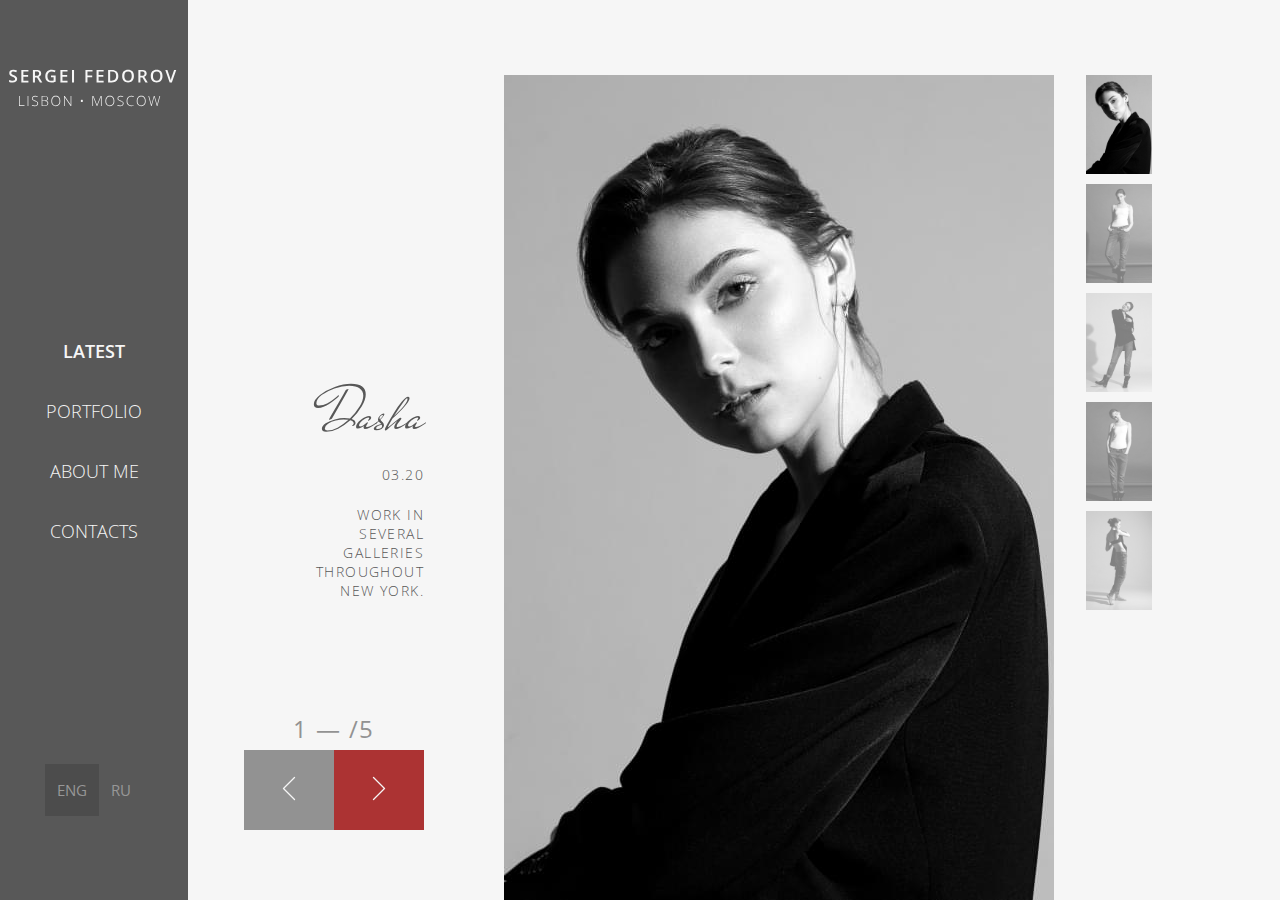
<file: index.html>
<!DOCTYPE html><html lang="en"><head><meta charset="UTF-8"><meta name="viewport" content="width=device-width,initial-scale=1"><link rel="shortcut icon" href="img/favicon.ico" type="image/x-icon"><meta http-equiv="X-UA-Compatible" content="ie=edge"><meta name="theme-color" content="#111111"><title>Sergey Fedorov</title><link rel="stylesheet" href="css/global.css"><link rel="stylesheet" href="css/vendor.css"><link rel="stylesheet" href="css/main.css"></head><body><main class="main site-wrapper"><div class="mobile-header"><img src="img/mobile-logo.svg" alt="Logo" class="mobile-header__logo"> <button class="mobile-header__burger burger"><span class="burger__line"></span> <span class="burger__line"></span> <span class="burger__line"></span></button></div><div class="menu"><a class="menu__logo" href="#"><img src="img/logo.svg" alt="Logo"></a><nav class="menu__nav"><ul class="menu__list"><li class="menu__list-item menu__list-item--active"><a class="menu__list-link" href="/Fedorov.dep">Latest</a></li><li class="menu__list-item"><a class="menu__list-link" href="/Fedorov.dep/portfolio.html">Portfolio</a></li><li class="menu__list-item"><a class="menu__list-link" href="/Fedorov.dep/about.html">About Me</a></li><li class="menu__list-item"><a class="menu__list-link" href="/Fedorov.dep/contacts.html">Contacts</a></li></ul></nav><ul class="menu__lang"><li class="menu__lang-item menu__lang-item--active"><a class="menu__lang-link" href="#">ENG</a></li><li class="menu__lang-item"><a class="menu__lang-link" href="#">RU</a></li></ul></div><div class="latest-slider site-content"><div class="latest-slider__wrapper"><div class="latest-slider__descr"><div class="latest-slider__name">Dasha</div><div class="latest-slider__date">03.20</div><div class="latest-slider__text">Work in several galleries throughout New York.</div></div><div class="latest-slider__photo"><div class="latest-slider__photo-item"><img src="img/latest-slider-111.jpg" alt="" class="latest-slider__image"></div><div class="latest-slider__photo-item"><img src="img/latest-slider-2.jpg" alt="" class="latest-slider__image"></div><div class="latest-slider__photo-item"><img src="img/latest-slider-3.jpg" alt="" class="latest-slider__image"></div><div class="latest-slider__photo-item"><img src="img/latest-slider-4.jpg" alt="" class="latest-slider__image"></div><div class="latest-slider__photo-item"><img src="img/latest-slider-5.jpg" alt="" class="latest-slider__image"></div></div><div class="latest-slider__nav"><div class="latest-slider__nav-item"><img src="img/latest-slider-1.jpg" alt="" class="latest-slider__thumbnail"></div><div class="latest-slider__nav-item"><img src="img/latest-slider-2.jpg" alt="" class="latest-slider__thumbnail"></div><div class="latest-slider__nav-item"><img src="img/latest-slider-3.jpg" alt="" class="latest-slider__thumbnail"></div><div class="latest-slider__nav-item"><img src="img/latest-slider-4.jpg" alt="" class="latest-slider__thumbnail"></div><div class="latest-slider__nav-item"><img src="img/latest-slider-5.jpg" alt="" class="latest-slider__thumbnail"></div></div></div></div><footer class="footer"><div class="footer__wrapper"><img src="img/footer-logo.svg" alt="Logo" class="footer__logo"><nav class="footer__menu"><ul class="footer-menu__list"><li class="footer-menu__list-item"><a class="footer-menu__list-link" href="/Fedorov.dep">Latest</a></li><li class="footer-menu__list-item"><a class="footer-menu__list-link" href="/Fedorov.dep/portfolio.html">Portfolio</a></li><li class="footer-menu__list-item"><a class="footer-menu__list-link" href="/Fedorov.dep/about.html">About Me</a></li><li class="footer-menu__list-item"><a class="footer-menu__list-link" href="/Fedorov.dep/contacts.html">Contacts</a></li></ul></nav></div></footer></main><script src="https://code.jquery.com/jquery-3.6.0.min.js"></script><script src="js/vendor.js"></script><script src="js/main.js"></script></body></html>
</file>
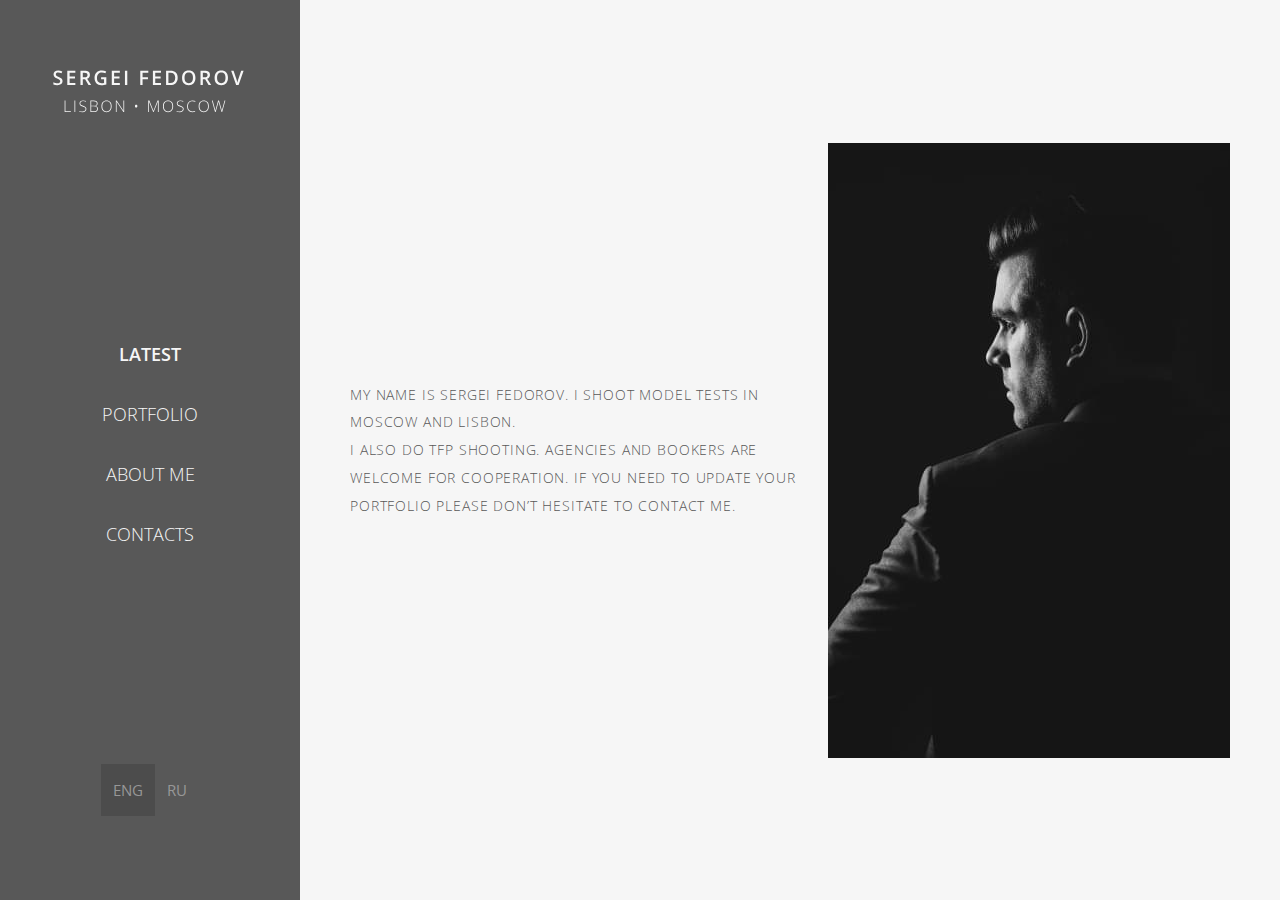
<file: about.html>
<!DOCTYPE html><html lang="en"><head><meta charset="UTF-8"><meta name="viewport" content="width=device-width,initial-scale=1"><link rel="shortcut icon" href="img/favicon.ico" type="image/x-icon"><meta http-equiv="X-UA-Compatible" content="ie=edge"><meta name="theme-color" content="#111111"><title>Sergey Fedorov</title><link rel="stylesheet" href="css/global.css"><link rel="stylesheet" href="css/vendor.css"><link rel="stylesheet" href="css/main.css"></head><body><main class="main site-wrapper"><div class="mobile-header"><img src="img/mobile-logo.svg" alt="Logo" class="mobile-header__logo"> <button class="mobile-header__burger burger"><span class="burger__line"></span> <span class="burger__line"></span> <span class="burger__line"></span></button></div><div class="menu"><a class="menu__logo" href="#"><img src="img/logo.svg" alt="Logo"></a><nav class="menu__nav"><ul class="menu__list"><li class="menu__list-item menu__list-item--active"><a class="menu__list-link" href="/Fedorov.dep">Latest</a></li><li class="menu__list-item"><a class="menu__list-link" href="/Fedorov.dep/portfolio.html">Portfolio</a></li><li class="menu__list-item"><a class="menu__list-link" href="/Fedorov.dep/about.html">About Me</a></li><li class="menu__list-item"><a class="menu__list-link" href="/Fedorov.dep/contacts.html">Contacts</a></li></ul></nav><ul class="menu__lang"><li class="menu__lang-item menu__lang-item--active"><a class="menu__lang-link" href="#">ENG</a></li><li class="menu__lang-item"><a class="menu__lang-link" href="#">RU</a></li></ul></div><div class="about-section site-content"><p class="about-section__descr">My name is Sergei Fedorov. I shoot model tests in Moscow and Lisbon.<br>I also do tfp shooting. Agencies and bookers are welcome for cooperation. If you need to update your portfolio please don’t hesitate to contact me.</p><img src="img/about-img.jpg" alt="" class="about-section__image"></div><footer class="footer"><div class="footer__wrapper"><img src="img/footer-logo.svg" alt="Logo" class="footer__logo"><nav class="footer__menu"><ul class="footer-menu__list"><li class="footer-menu__list-item"><a class="footer-menu__list-link" href="/Fedorov.dep">Latest</a></li><li class="footer-menu__list-item"><a class="footer-menu__list-link" href="/Fedorov.dep/portfolio.html">Portfolio</a></li><li class="footer-menu__list-item"><a class="footer-menu__list-link" href="/Fedorov.dep/about.html">About Me</a></li><li class="footer-menu__list-item"><a class="footer-menu__list-link" href="/Fedorov.dep/contacts.html">Contacts</a></li></ul></nav></div></footer></main><script src="https://code.jquery.com/jquery-3.6.0.min.js"></script><script src="js/vendor.js"></script><script src="js/main.js"></script></body></html>
</file>
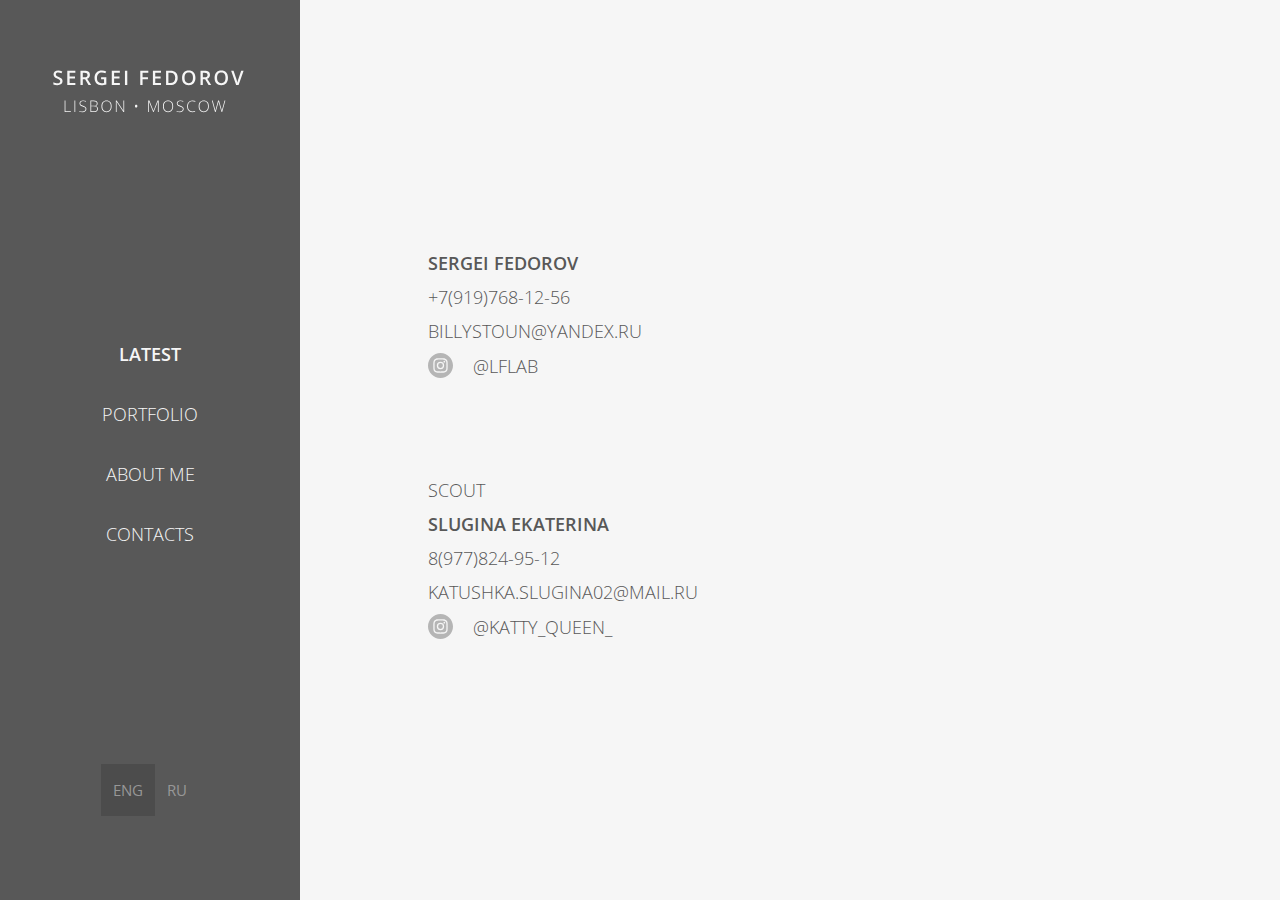
<file: contacts.html>
<!DOCTYPE html><html lang="en"><head><meta charset="UTF-8"><meta name="viewport" content="width=device-width,initial-scale=1"><link rel="shortcut icon" href="img/favicon.ico" type="image/x-icon"><meta http-equiv="X-UA-Compatible" content="ie=edge"><meta name="theme-color" content="#111111"><title>Sergey Fedorov</title><link rel="stylesheet" href="css/global.css"><link rel="stylesheet" href="css/vendor.css"><link rel="stylesheet" href="css/main.css"></head><body><main class="main site-wrapper"><div class="mobile-header"><img src="img/mobile-logo.svg" alt="Logo" class="mobile-header__logo"> <button class="mobile-header__burger burger"><span class="burger__line"></span> <span class="burger__line"></span> <span class="burger__line"></span></button></div><div class="menu"><a class="menu__logo" href="#"><img src="img/logo.svg" alt="Logo"></a><nav class="menu__nav"><ul class="menu__list"><li class="menu__list-item menu__list-item--active"><a class="menu__list-link" href="/Fedorov.dep">Latest</a></li><li class="menu__list-item"><a class="menu__list-link" href="/Fedorov.dep/portfolio.html">Portfolio</a></li><li class="menu__list-item"><a class="menu__list-link" href="/Fedorov.dep/about.html">About Me</a></li><li class="menu__list-item"><a class="menu__list-link" href="/Fedorov.dep/contacts.html">Contacts</a></li></ul></nav><ul class="menu__lang"><li class="menu__lang-item menu__lang-item--active"><a class="menu__lang-link" href="#">ENG</a></li><li class="menu__lang-item"><a class="menu__lang-link" href="#">RU</a></li></ul></div><div class="contacts-section site-content"><div class="contacts-section__item"><h2 class="contacts-section__name">Sergei Fedorov</h2><a href="tel:+79197681256" class="contacts-section__phone">+7(919)768-12-56</a> <a href="mailto:billystoun@yandex.ru" class="contacts-section__mail">billystoun@yandex.ru</a> <a href="" class="contacts-section__inst"><svg class="contacts-section__icon"><use xlink:href="img/sprite.svg#inst"></use></svg> @lflab</a></div><div class="contacts-section__item"><span class="contacts-section__position">Scout</span><h2 class="contacts-section__name">Slugina Ekaterina</h2><a href="tel:+79778249512" class="contacts-section__phone">8(977)824-95-12</a> <a href="mailto:katushka.slugina02@mail.ru" class="contacts-section__mail">katushka.slugina02@mail.ru</a> <a href="" class="contacts-section__inst"><svg class="contacts-section__icon"><use xlink:href="img/sprite.svg#inst"></use></svg> @katty_queen_</a></div></div><footer class="footer"><div class="footer__wrapper"><img src="img/footer-logo.svg" alt="Logo" class="footer__logo"><nav class="footer__menu"><ul class="footer-menu__list"><li class="footer-menu__list-item"><a class="footer-menu__list-link" href="/Fedorov.dep">Latest</a></li><li class="footer-menu__list-item"><a class="footer-menu__list-link" href="/Fedorov.dep/portfolio.html">Portfolio</a></li><li class="footer-menu__list-item"><a class="footer-menu__list-link" href="/Fedorov.dep/about.html">About Me</a></li><li class="footer-menu__list-item"><a class="footer-menu__list-link" href="/Fedorov.dep/contacts.html">Contacts</a></li></ul></nav></div></footer></main><script src="https://code.jquery.com/jquery-3.6.0.min.js"></script><script src="js/vendor.js"></script><script src="js/main.js"></script></body></html>
</file>
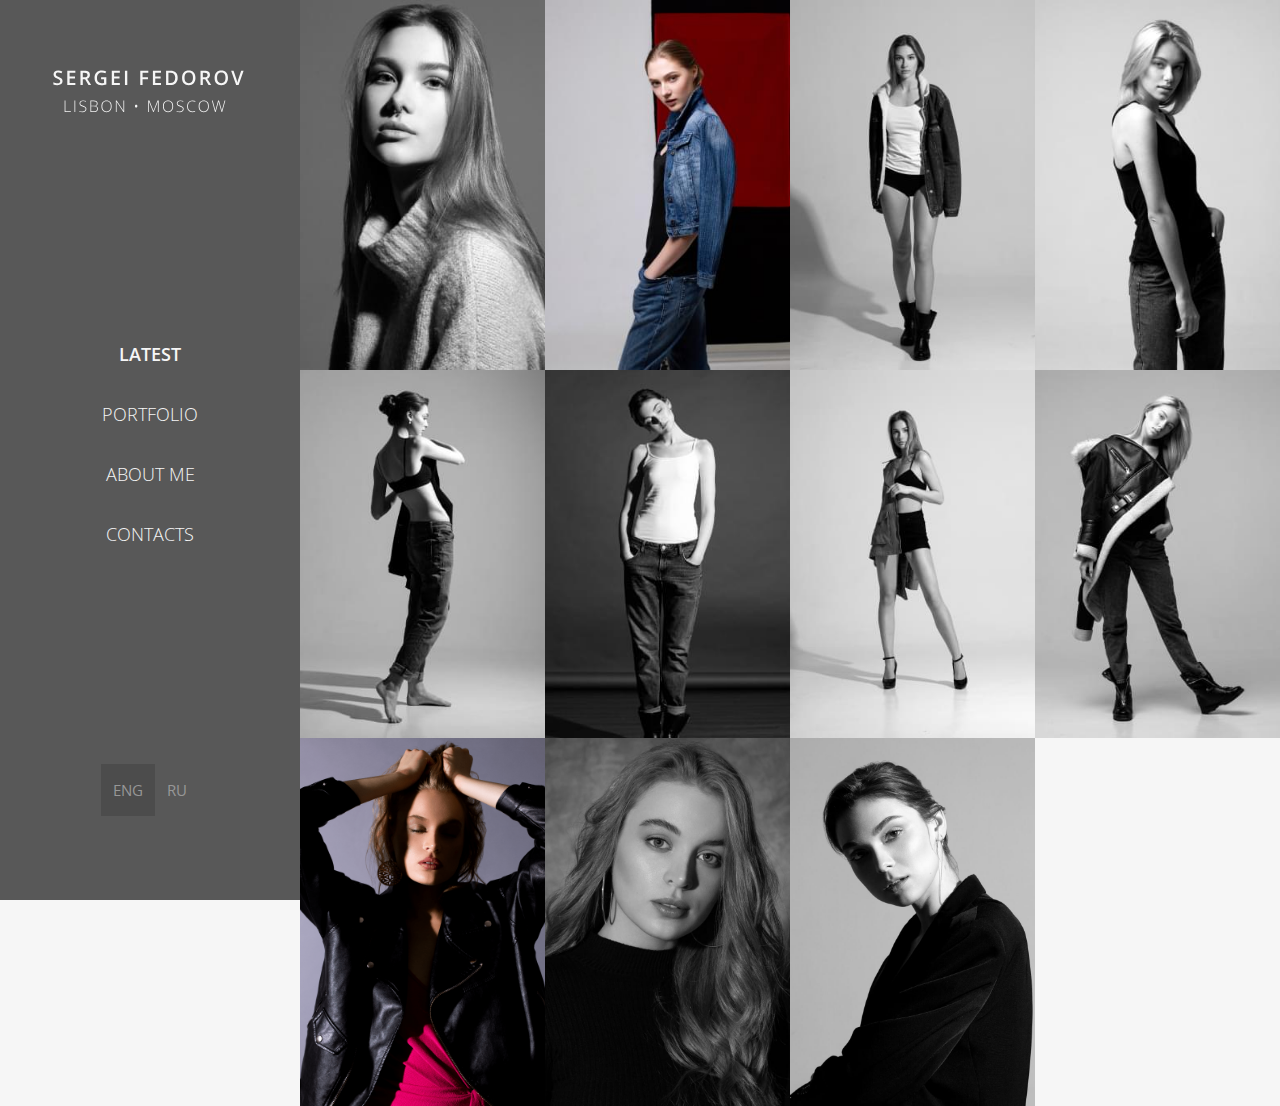
<file: portfolio.html>
<!DOCTYPE html><html lang="en"><head><meta charset="UTF-8"><meta name="viewport" content="width=device-width,initial-scale=1"><link rel="shortcut icon" href="img/favicon.ico" type="image/x-icon"><meta http-equiv="X-UA-Compatible" content="ie=edge"><meta name="theme-color" content="#111111"><title>Sergey Fedorov</title><link rel="stylesheet" href="css/global.css"><link rel="stylesheet" href="css/vendor.css"><link rel="stylesheet" href="css/main.css"></head><body><main class="main site-wrapper"><div class="mobile-header"><img src="img/mobile-logo.svg" alt="Logo" class="mobile-header__logo"> <button class="mobile-header__burger burger"><span class="burger__line"></span> <span class="burger__line"></span> <span class="burger__line"></span></button></div><div class="menu"><a class="menu__logo" href="#"><img src="img/logo.svg" alt="Logo"></a><nav class="menu__nav"><ul class="menu__list"><li class="menu__list-item menu__list-item--active"><a class="menu__list-link" href="/Fedorov.dep">Latest</a></li><li class="menu__list-item"><a class="menu__list-link" href="/Fedorov.dep/portfolio.html">Portfolio</a></li><li class="menu__list-item"><a class="menu__list-link" href="/Fedorov.dep/about.html">About Me</a></li><li class="menu__list-item"><a class="menu__list-link" href="/Fedorov.dep/contacts.html">Contacts</a></li></ul></nav><ul class="menu__lang"><li class="menu__lang-item menu__lang-item--active"><a class="menu__lang-link" href="#">ENG</a></li><li class="menu__lang-item"><a class="menu__lang-link" href="#">RU</a></li></ul></div><div class="portfolio-grid"><a href="img/portfolio-img-1.jpg" class="portfolio-grid__link"><img src="img/portfolio-img-1.jpg" alt="" class="portfolio-grid__image"> </a><a href="img/portfolio-img-2.jpg" class="portfolio-grid__link"><img src="img/portfolio-img-2.jpg" alt="" class="portfolio-grid__image"> </a><a href="img/portfolio-img-3.jpg" class="portfolio-grid__link"><img src="img/portfolio-img-3.jpg" alt="" class="portfolio-grid__image"> </a><a href="img/portfolio-img-4.jpg" class="portfolio-grid__link"><img src="img/portfolio-img-4.jpg" alt="" class="portfolio-grid__image"> </a><a href="img/portfolio-img-5.jpg" class="portfolio-grid__link"><img src="img/portfolio-img-5.jpg" alt="" class="portfolio-grid__image"> </a><a href="img/portfolio-img-6.jpg" class="portfolio-grid__link"><img src="img/portfolio-img-6.jpg" alt="" class="portfolio-grid__image"> </a><a href="img/portfolio-img-7.jpg" class="portfolio-grid__link"><img src="img/portfolio-img-7.jpg" alt="" class="portfolio-grid__image"> </a><a href="img/portfolio-img-8.jpg" class="portfolio-grid__link"><img src="img/portfolio-img-8.jpg" alt="" class="portfolio-grid__image"> </a><a href="img/portfolio-img-9.jpg" class="portfolio-grid__link"><img src="img/portfolio-img-9.jpg" alt="" class="portfolio-grid__image"> </a><a href="img/portfolio-img-10.jpg" class="portfolio-grid__link"><img src="img/portfolio-img-10.jpg" alt="" class="portfolio-grid__image"> </a><a href="img/latest-slider-1.jpg" class="portfolio-grid__link"><img src="img/latest-slider-1.jpg" alt="" class="portfolio-grid__image"></a></div><footer class="footer"><div class="footer__wrapper"><img src="img/footer-logo.svg" alt="Logo" class="footer__logo"><nav class="footer__menu"><ul class="footer-menu__list"><li class="footer-menu__list-item"><a class="footer-menu__list-link" href="/Fedorov.dep">Latest</a></li><li class="footer-menu__list-item"><a class="footer-menu__list-link" href="/Fedorov.dep/portfolio.html">Portfolio</a></li><li class="footer-menu__list-item"><a class="footer-menu__list-link" href="/Fedorov.dep/about.html">About Me</a></li><li class="footer-menu__list-item"><a class="footer-menu__list-link" href="/Fedorov.dep/contacts.html">Contacts</a></li></ul></nav></div></footer></main><script src="https://code.jquery.com/jquery-3.6.0.min.js"></script><script src="js/vendor.js"></script><script src="js/main.js"></script></body></html>
</file>
<file: css/global.css>
:root{--color-black:#000;--color-white:#fff;--color-white-text:#f6f6f6;--color-dark-text:#585858;--color-gray-text:#b5b5b5;--color-tundora:#4c4c4c;--color-accent-red:#ac3333;--color-lang-text:#979797;--color-menu-hover:#545454;--color-button:#929292;--font-family-text:"OpenSans",sans-serif;--font-family-decor:"MrDeHaviland",sans-serif;--font-text:300 14px var(--font-family-text);--font-menu:300 18px var(--font-family-text);--font-counter:400 24px var(--font-family-text);--font-contact-title:600 18px var(--font-family-text);--font-decor-name:400 60px var(--font-family-decor)}.custom-checkbox__field:checked+.custom-checkbox__content::after{opacity:1}.custom-checkbox__field:focus+.custom-checkbox__content::before{outline:red solid 2px;outline-offset:2px}.custom-checkbox__field:disabled+.custom-checkbox__content{opacity:.4;pointer-events:none}@font-face{src:url(../fonts/MrDeHavilandRegular.woff2) format("woff2");font-family:MrDeHaviland;font-weight:400;font-style:normal;font-display:swap}@font-face{src:url(../fonts/OpenSansLight.woff2) format("woff2");font-family:OpenSans;font-weight:300;font-style:normal;font-display:swap}@font-face{src:url(../fonts/OpenSansRegular.woff2) format("woff2");font-family:OpenSans;font-weight:400;font-style:normal;font-display:swap}@font-face{src:url(../fonts/OpenSansSemiBold.woff2) format("woff2");font-family:OpenSans;font-weight:600;font-style:normal;font-display:swap}@font-face{src:url(../fonts/OpenSansBold.woff2) format("woff2");font-family:OpenSans;font-weight:700;font-style:normal;font-display:swap}html{box-sizing:border-box}*,::after,::before{box-sizing:inherit}body{margin:0;font:var(--font-text);background-color:var(--color-white-text)}img{max-width:100%}a{text-decoration:none}p{margin:0}ul{list-style:none;margin:0;padding:0}.is-outer{position:relative!important;left:-9999px!important}.site-container{overflow:hidden}.site-content{padding:0 10%;width:100%}.is-hidden{display:none!important}.for-mobile{display:none}@media (max-width:768px){.for-mobile{display:block}}.error{border:2px solid #ff4019!important}.btn-reset{border:none;background:0 0;cursor:pointer}.container{margin:0 auto;padding:0 15px;max-width:1140px}.container-fluid{margin:0 auto;padding:0 15px;max-width:1920px}.site-wrapper{display:flex;min-height:100vh}@media screen and (max-width:1024.98px){.site-wrapper{flex-direction:column}}.js-focus-visible :focus:not(.focus-visible){outline:0}
</file>
<file: css/main.css>
.footer{display:none;margin-top:auto;padding:25px;text-transform:uppercase;color:var(--color-white-text);background-color:var(--color-dark-text)}.footer__wrapper{display:flex;align-items:center;justify-content:space-between;letter-spacing:.1em}@media screen and (max-width:646px){.footer__wrapper{flex-direction:column;align-items:flex-start}}.footer-menu__list{display:flex;flex-wrap:wrap;justify-content:space-between}.footer-menu__list-item{margin-bottom:25px;width:calc(100% / 2)}.footer-menu__list-link{font-weight:300;font-size:16px;letter-spacing:.1em;text-decoration:none;color:var(--color-gray-text)}@media screen and (max-width:1024.98px){.footer{display:block}}.footer-menu__list-item:nth-child(3),.footer-menu__list-item:nth-child(4){margin-bottom:0}@media screen and (max-width:646px){.footer-menu__list{flex-direction:column;margin-top:35px}.footer-menu__list-item:nth-child(3),.footer-menu__list-item:nth-child(4){margin-bottom:25px;width:100%}.footer-menu__list-item:nth-child(4){margin-bottom:0}}.menu{position:sticky;top:0;display:flex;flex-direction:column;justify-content:space-between;padding:64px 0 84px;width:100%;height:100vh;max-width:390px;text-align:center;text-transform:uppercase;background-color:var(--color-dark-text)}.menu__nav{margin:auto 0}.menu__list-item{transition:background-color .2s}.menu__list-item:not(:last-child){margin-bottom:12px}.menu__list-item:hover{background-color:var(--color-menu-hover)}.menu__list-item--active a{font-weight:600}.menu__list-link{display:block;padding:12px 0;width:100%;font:var(--font-menu);color:var(--color-white-text)}.menu__lang{display:flex;flex-direction:row;margin:0 auto}.menu__lang-item{padding:16px 12px}.menu__lang-item--active{background-color:var(--color-tundora)}.menu__lang-link{font:400 15px var(--font-family-text);color:var(--color-lang-text)}@media screen and (max-width:1450px){.menu{max-width:300px}}@media screen and (max-width:1024.98px){.menu{position:fixed;left:-80%;top:0;z-index:100;width:80%;max-width:none;background:rgba(88,88,88,.96);transition:left .2s}.menu.active{left:0;transition:left .2s}}.latest-slider{display:flex;justify-content:center}.latest-slider__wrapper{position:relative;display:flex;align-items:center;margin-top:auto}.latest-slider__photo{margin-right:32px;max-width:550px}.latest-slider__photo-item{max-height:825px}.latest-slider__photo-arrow{position:absolute;border:none;width:90px;height:80px;background-color:var(--color-button);transition:background-color .2s;cursor:pointer}.latest-slider__photo-icon{width:14px;height:25px}.latest-slider__photo-arrow--next{left:-170px;bottom:70px;background-color:var(--color-accent-red)}.latest-slider__photo-arrow--next:hover{background-color:#9a2f2f}.latest-slider__photo-arrow--next:active{background-color:#732220}@media screen and (max-width:1024.98px){.latest-slider__photo-arrow--next{left:90px;bottom:-80px}}@media screen and (max-width:646px){.latest-slider__photo-arrow--next{bottom:-35px;z-index:2}}.latest-slider__photo-arrow--prev{left:-260px;bottom:70px}.latest-slider__photo-arrow--prev svg{transform:rotate(180deg)}.latest-slider__photo-arrow--prev:hover{background-color:#7a7a7a}.latest-slider__photo-arrow--prev:active{background-color:#636363}@media screen and (max-width:1024.98px){.latest-slider__photo-arrow--prev{left:0;bottom:-80px}.latest-slider__photo{max-width:515px}}.latest-slider__image{width:100%;-o-object-fit:scale-down;object-fit:scale-down}.latest-slider__thumbnail{width:66px}.latest-slider__nav{align-self:flex-start}.latest-slider__nav .slick-track{display:flex;flex-direction:column;width:-webkit-max-content!important;width:-moz-max-content!important;width:max-content!important}.latest-slider__nav-item{position:relative;margin-bottom:10px;width:100%!important;max-width:66px;transition:background-color 1.2s}.latest-slider__nav-item::before{content:"";position:absolute;left:0;right:0;top:0;bottom:0;background-color:rgba(255,255,255,.5);transition:background-color 1.2s}@media screen and (max-width:646px){.latest-slider__photo-arrow--prev{bottom:-35px;z-index:2}.latest-slider__photo{margin-right:0}.latest-slider__nav{display:none}}.latest-slider__descr{margin-right:80px;text-align:right;text-transform:uppercase;color:var(--color-dark-text)}@media screen and (max-width:1024.98px){.latest-slider__descr{position:absolute;right:50px;bottom:-250px;margin-right:0;max-width:230px}}@media screen and (max-width:646px){.latest-slider__descr{left:15px;right:unset;text-align:left}}.latest-slider__name{margin-bottom:10px;font:var(--font-decor-name);text-transform:none}@media screen and (max-width:1024.98px){.latest-slider__name{margin-bottom:0}}.latest-slider__date{margin-bottom:21px;letter-spacing:.1em}.latest-slider__text{max-width:140px;letter-spacing:.1em}.latest-slider__counter{position:absolute;left:-260px;bottom:155px;width:180px;font-weight:400;font-size:24px;letter-spacing:.06em;text-align:center;color:var(--color-button);transition:.1s}@media screen and (max-width:1024.98px){.latest-slider__date{margin-bottom:10px}.latest-slider__text{max-width:none}.latest-slider__counter{left:0;bottom:-120px}.latest-slider{margin-top:60px;margin-bottom:300px}}.latest-slider__nav-item.slick-current::before{background-color:transparent;transition:background-color 1.2s}.portfolio-grid{display:grid;grid-auto-rows:-webkit-fit-content;grid-auto-rows:fit-content;grid-template-columns:repeat(5,1fr);overflow:hidden}.portfolio-grid__link img{transition:transform .2s,filter .2s}.portfolio-grid__link:hover img{z-index:2;filter:drop-shadow(0 0 40px rgba(68, 68, 68, .9));transform:scale(1.055)}.portfolio-grid__image{display:block;width:100%;height:100%;-o-object-fit:cover;object-fit:cover}@media screen and (max-width:1570px){.portfolio-grid{grid-template-columns:repeat(4,1fr)}}@media screen and (max-width:1024.98px){.portfolio-grid{grid-template-columns:repeat(3,1fr)}}.lg-backdrop{background:rgba(0,0,0,.52)}.lg-icon{font-size:0!important;background:0 0!important}.lg-toolbar{display:none}.lg-close-btn{position:absolute;right:20px;top:20px;z-index:1070;cursor:pointer}.lg-close-icon{width:37px;height:25px}#lg-counter{position:absolute;left:50%;top:50%;color:#d9d9d9;transform:translate(220px,409px)}.lg-next:hover svg rect{fill:#9a2f2f}.lg-next:active svg rect{fill:#732220}.lg-prev:hover svg rect{fill:#7a7a7a}.lg-prev:active svg rect{fill:#636363}.lg-img-wrap .lg-image{width:100%!important;height:100%!important;max-width:549px;max-height:822px}@media screen and (max-height:950px) and (min-width:1024.98px){.lg-img-wrap .lg-image{max-width:488px;max-height:730px}#lg-counter{transform:translate(196px,360px)}}@media screen and (max-width:1024.98px){.lg-img-wrap .lg-image{max-width:563px;max-height:811px}.about-section__descr{margin-bottom:60px}}.about-section{display:flex;align-items:center;justify-content:space-between;padding:0 50px 0 10%}.about-section__descr{max-width:585px;line-height:198.68%;letter-spacing:.06em;text-transform:uppercase;color:var(--color-dark-text)}.about-section__image{display:block;width:100%;max-width:402px;-o-object-fit:contain;object-fit:contain}@media screen and (max-width:646px){.latest-slider__counter{bottom:-80px}.latest-slider.site-content{padding:0}.portfolio-grid{grid-template-columns:repeat(2,1fr)}.lg-img-wrap .lg-image{height:auto!important;max-width:370px;max-height:533px}#lg-counter{transform:translate(91px,260px)}.about-section__descr{padding:10px}.about-section__image{max-width:unset}}@media screen and (max-width:1600px){.about-section__image{margin-left:15px}.about-section{padding-left:50px}}@media screen and (max-width:1024.98px){.about-section__image{margin-left:0}.about-section{flex-direction:column;align-items:flex-start;margin:auto}}@media screen and (max-width:646px){.about-section{margin:70px 0 0;padding:0}}.contacts-section{display:flex;flex-direction:column;justify-content:center}.contacts-section__item{display:flex;flex-direction:column;text-transform:uppercase;color:var(--color-dark-text)}.contacts-section__item:not(:last-child){margin-bottom:90px}.contacts-section a{margin-bottom:10px;font:var(--font-menu);color:inherit}.contacts-section__name{margin:0 0 10px;font:var(--font-contact-title)}.contacts-section__position{margin-bottom:10px;font:var(--font-menu)}.contacts-section__inst{display:flex;align-items:center}.contacts-section__icon{margin-right:20px;width:25px;height:25px}.contacts-section__inst,.contacts-section__mail,.contacts-section__name,.contacts-section__phone{transition:font-weight .2s}.contacts-section__inst:hover,.contacts-section__mail:hover,.contacts-section__name:hover,.contacts-section__phone:hover{font-weight:600}@media screen and (max-width:1024.98px){.contacts-section{margin:auto}}@media screen and (max-width:646px){.contacts-section{margin:60px 0}}.custom-checkbox__field:checked+.custom-checkbox__content::after{opacity:1}.custom-checkbox__field:focus+.custom-checkbox__content::before{outline:red solid 2px;outline-offset:2px}.custom-checkbox__field:disabled+.custom-checkbox__content{opacity:.4;pointer-events:none}.mobile-header{position:sticky;top:0;z-index:99;display:none;align-items:center;justify-content:space-between;padding:0 15px;height:70px;background-color:var(--color-white-text)}@media screen and (max-width:1024.98px){.mobile-header{display:flex}}.burger{--burger-width:37px;--burger-height:25px;--burger-line-height:2px;position:relative;border:none;padding:0;width:var(--burger-width);height:var(--burger-height);color:#000;background-color:transparent;cursor:pointer}.burger::after,.burger::before{content:"";position:absolute;left:0;width:100%;height:var(--burger-line-height);background-color:currentColor;transition:transform .3s ease-in-out,top .3s ease-in-out}.burger::before{top:0}.burger::after{top:calc(100% - var(--burger-line-height))}.burger__line{position:absolute;left:0;top:50%;width:100%;height:var(--burger-line-height);background-color:currentColor;transform:translateY(-50%);transition:transform .3s ease-in-out}.burger--active::before{top:50%;transform:rotate(45deg);transition:transform .3s ease-in-out,top .3s ease-in-out}.burger--active::after{top:50%;transform:rotate(-45deg);transition:transform .3s ease-in-out,top .3s ease-in-out}.burger--active .burger__line{transform:scale(0);transition:transform .3s ease-in-out}
</file>
